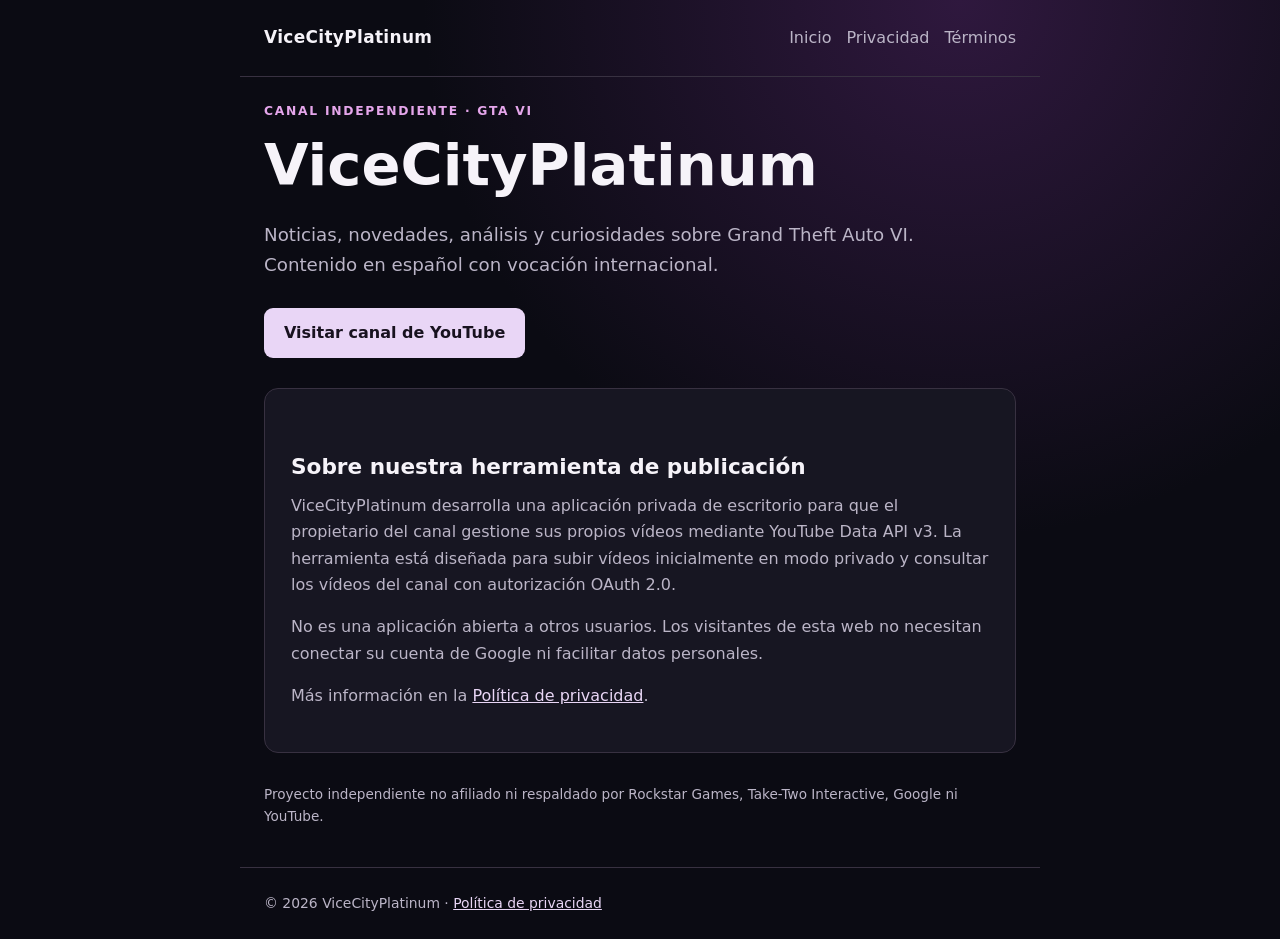
<file: index.html>
<!doctype html>
<html lang="es">
<head>
<meta charset="utf-8"><meta name="viewport" content="width=device-width,initial-scale=1">
<meta name="description" content="ViceCityPlatinum: canal independiente de noticias, novedades y contenido sobre GTA VI.">
<title>ViceCityPlatinum | Canal oficial</title>
<link rel="stylesheet" href="./styles.css">
</head>
<body>
<header class="wrap">
<a class="brand" href="./">ViceCityPlatinum</a>
<nav aria-label="Navegación"><a href="./">Inicio</a><a href="./privacidad.html">Privacidad</a><a href="./terminos.html">Términos</a></nav>
</header>
<main class="wrap">
<p class="eyebrow">Canal independiente · GTA VI</p>
<h1>ViceCityPlatinum</h1>
<p class="lead">Noticias, novedades, análisis y curiosidades sobre Grand Theft Auto VI. Contenido en español con vocación internacional.</p>
<a class="btn" href="https://www.youtube.com/@ViceCityPlatinum" target="_blank" rel="noopener noreferrer">Visitar canal de YouTube</a>
<section class="panel">
<h2>Sobre nuestra herramienta de publicación</h2>
<p>ViceCityPlatinum desarrolla una aplicación privada de escritorio para que el propietario del canal gestione sus propios vídeos mediante YouTube Data API v3. La herramienta está diseñada para subir vídeos inicialmente en modo privado y consultar los vídeos del canal con autorización OAuth 2.0.</p>
<p>No es una aplicación abierta a otros usuarios. Los visitantes de esta web no necesitan conectar su cuenta de Google ni facilitar datos personales.</p>
<p>Más información en la <a href="./privacidad.html">Política de privacidad</a>.</p>
</section>
<p class="disclaimer">Proyecto independiente no afiliado ni respaldado por Rockstar Games, Take-Two Interactive, Google ni YouTube.</p>
</main>
<footer class="wrap">© 2026 ViceCityPlatinum · <a href="./privacidad.html">Política de privacidad</a></footer>
</body></html>
</file>
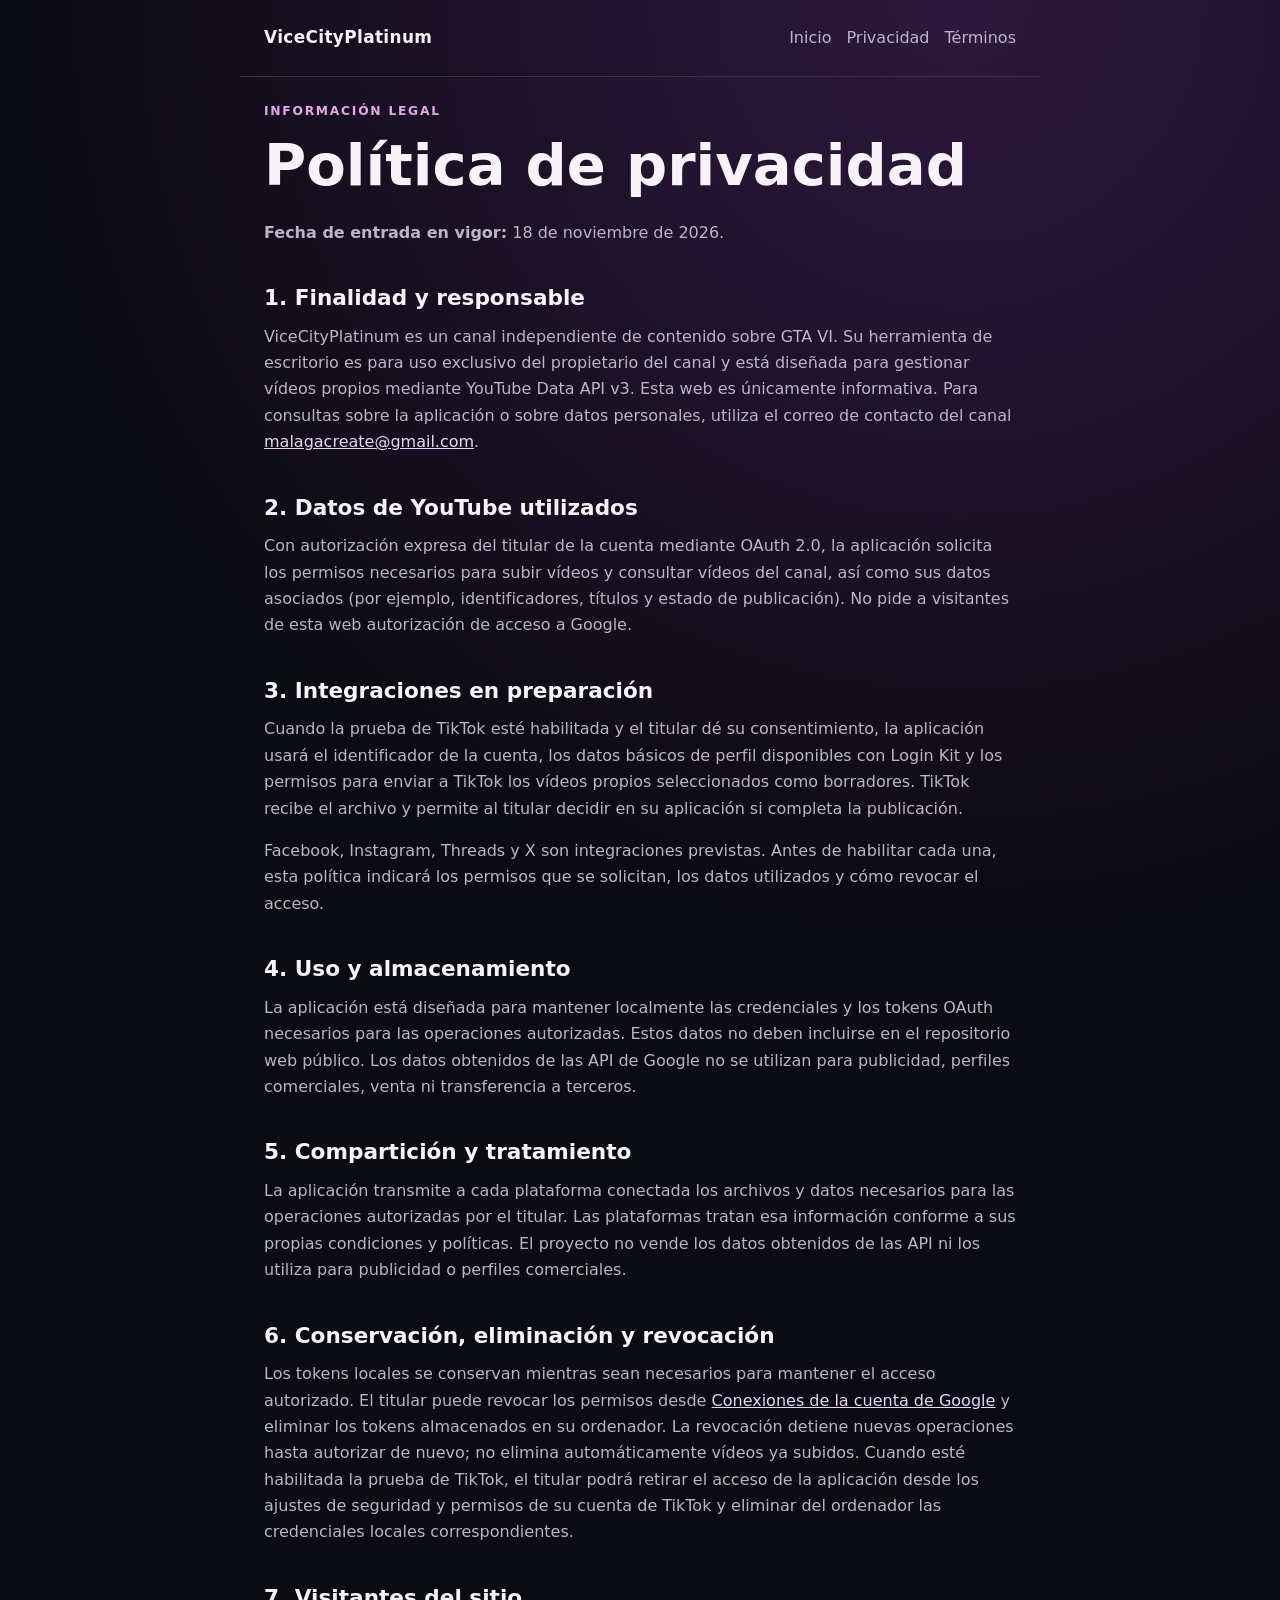
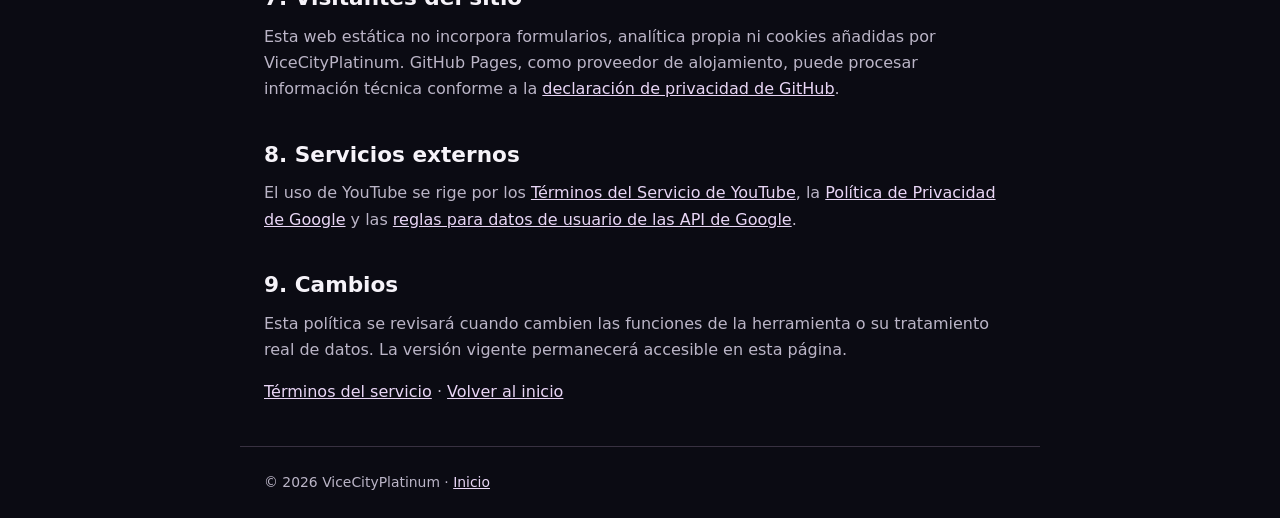
<file: privacidad.html>
<!doctype html>
<html lang="es">
<head>
<meta charset="utf-8">
<meta name="viewport" content="width=device-width,initial-scale=1">
<meta name="description" content="Política de privacidad de la herramienta ViceCityPlatinum.">
<title>Política de privacidad | ViceCityPlatinum</title>
<link rel="stylesheet" href="./styles.css">
</head>
<body>
<header class="wrap"><a class="brand" href="./">ViceCityPlatinum</a>
<nav aria-label="Navegación"><a href="./">Inicio</a><a href="./privacidad.html">Privacidad</a><a href="./terminos.html">Términos</a>
</nav>
</header>
<main class="wrap">
<p class="eyebrow">Información legal</p>
<h1>Política de privacidad</h1>
<p><strong>Fecha de entrada en vigor:</strong> 18 de noviembre de 2026.</p>
<h2>1. Finalidad y responsable</h2>
<p>ViceCityPlatinum es un canal independiente de contenido sobre GTA VI. Su herramienta de escritorio es para uso exclusivo del propietario del canal y está diseñada para gestionar vídeos propios mediante YouTube Data API v3. Esta web es únicamente informativa. Para consultas sobre la aplicación o sobre datos personales, utiliza el correo de contacto del canal <a href="mailto:malagacreate@gmail.com">malagacreate@gmail.com</a>.</p>
<h2>2. Datos de YouTube utilizados</h2>
<p>Con autorización expresa del titular de la cuenta mediante OAuth 2.0, la aplicación solicita los permisos necesarios para subir vídeos y consultar vídeos del canal, así como sus datos asociados (por ejemplo, identificadores, títulos y estado de publicación). No pide a visitantes de esta web autorización de acceso a Google.</p>
<h2>3. Integraciones en preparación</h2>
<p>Cuando la prueba de TikTok esté habilitada y el titular dé su consentimiento, la aplicación usará el identificador de la cuenta, los datos básicos de perfil disponibles con Login Kit y los permisos para enviar a TikTok los vídeos propios seleccionados como borradores. TikTok recibe el archivo y permite al titular decidir en su aplicación si completa la publicación.</p>
<p>Facebook, Instagram, Threads y X son integraciones previstas. Antes de habilitar cada una, esta política indicará los permisos que se solicitan, los datos utilizados y cómo revocar el acceso.</p>
<h2>4. Uso y almacenamiento</h2>
<p>La aplicación está diseñada para mantener localmente las credenciales y los tokens OAuth necesarios para las operaciones autorizadas. Estos datos no deben incluirse en el repositorio web público. Los datos obtenidos de las API de Google no se utilizan para publicidad, perfiles comerciales, venta ni transferencia a terceros.</p>
<h2>5. Compartición y tratamiento</h2>
<p>La aplicación transmite a cada plataforma conectada los archivos y datos necesarios para las operaciones autorizadas por el titular. Las plataformas tratan esa información conforme a sus propias condiciones y políticas. El proyecto no vende los datos obtenidos de las API ni los utiliza para publicidad o perfiles comerciales.</p>
<h2>6. Conservación, eliminación y revocación</h2>
<p>Los tokens locales se conservan mientras sean necesarios para mantener el acceso autorizado. El titular puede revocar los permisos desde <a href="https://myaccount.google.com/connections">Conexiones de la cuenta de Google</a> y eliminar los tokens almacenados en su ordenador. La revocación detiene nuevas operaciones hasta autorizar de nuevo; no elimina automáticamente vídeos ya subidos. Cuando esté habilitada la prueba de TikTok, el titular podrá retirar el acceso de la aplicación desde los ajustes de seguridad y permisos de su cuenta de TikTok y eliminar del ordenador las credenciales locales correspondientes.</p>
<h2>7. Visitantes del sitio</h2>
<p>Esta web estática no incorpora formularios, analítica propia ni cookies añadidas por ViceCityPlatinum. GitHub Pages, como proveedor de alojamiento, puede procesar información técnica conforme a la <a href="https://docs.github.com/es/site-policy/privacy-policies/github-general-privacy-statement">declaración de privacidad de GitHub</a>.</p>
<h2>8. Servicios externos</h2>
<p>El uso de YouTube se rige por los <a href="https://www.youtube.com/t/terms">Términos del Servicio de YouTube</a>, la <a href="https://policies.google.com/privacy">Política de Privacidad de Google</a> y las <a href="https://developers.google.com/terms/api-services-user-data-policy">reglas para datos de usuario de las API de Google</a>.</p>
<h2>9. Cambios</h2>
<p>Esta política se revisará cuando cambien las funciones de la herramienta o su tratamiento real de datos. La versión vigente permanecerá accesible en esta página.</p>
<p><a href="./terminos.html">Términos del servicio</a> · <a href="./">Volver al inicio</a>
</p>
</main>
<footer class="wrap">© 2026 ViceCityPlatinum · <a href="./">Inicio</a>
</footer>
</body>
</html>
</file>
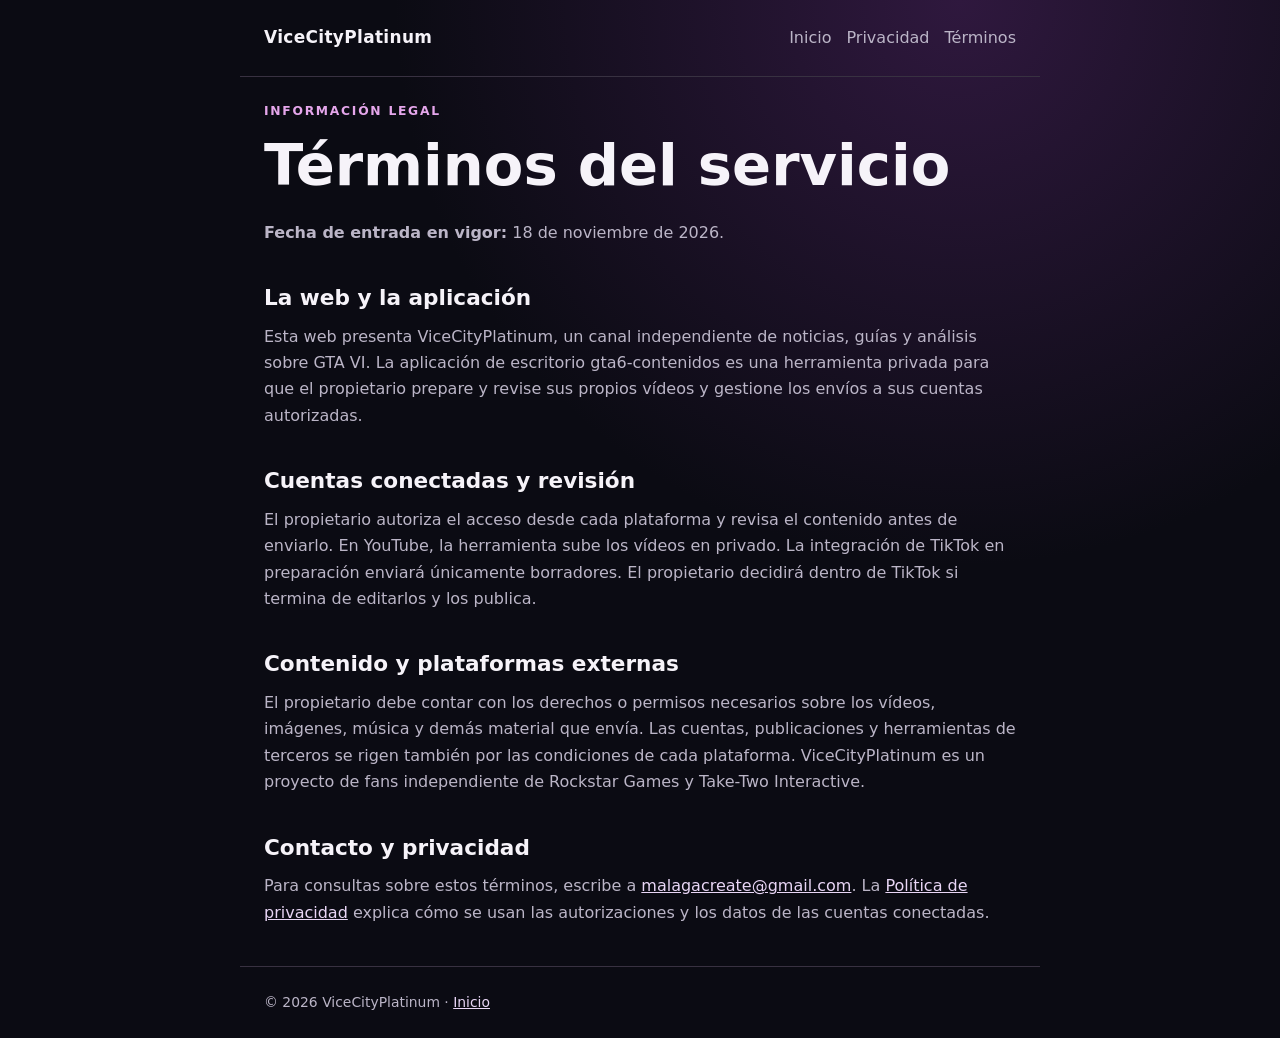
<file: terminos.html>
<!doctype html>
<html lang="es">
<head>
<meta charset="utf-8">
<meta name="viewport" content="width=device-width,initial-scale=1">
<title>Términos del servicio | ViceCityPlatinum</title>
<link rel="stylesheet" href="./styles.css">
</head>
<body>
<header class="wrap">
<a class="brand" href="./">ViceCityPlatinum</a>
<nav aria-label="Navegación"><a href="./">Inicio</a><a href="./privacidad.html">Privacidad</a><a href="./terminos.html">Términos</a></nav>
</header>
<main class="wrap">
<p class="eyebrow">Información legal</p>
<h1>Términos del servicio</h1>
<p><strong>Fecha de entrada en vigor:</strong> 18 de noviembre de 2026.</p>
<h2>La web y la aplicación</h2>
<p>Esta web presenta ViceCityPlatinum, un canal independiente de noticias, guías y análisis sobre GTA VI. La aplicación de escritorio gta6-contenidos es una herramienta privada para que el propietario prepare y revise sus propios vídeos y gestione los envíos a sus cuentas autorizadas.</p>
<h2>Cuentas conectadas y revisión</h2>
<p>El propietario autoriza el acceso desde cada plataforma y revisa el contenido antes de enviarlo. En YouTube, la herramienta sube los vídeos en privado. La integración de TikTok en preparación enviará únicamente borradores. El propietario decidirá dentro de TikTok si termina de editarlos y los publica.</p>
<h2>Contenido y plataformas externas</h2>
<p>El propietario debe contar con los derechos o permisos necesarios sobre los vídeos, imágenes, música y demás material que envía. Las cuentas, publicaciones y herramientas de terceros se rigen también por las condiciones de cada plataforma. ViceCityPlatinum es un proyecto de fans independiente de Rockstar Games y Take-Two Interactive.</p>
<h2>Contacto y privacidad</h2>
<p>Para consultas sobre estos términos, escribe a <a href="mailto:malagacreate@gmail.com">malagacreate@gmail.com</a>. La <a href="./privacidad.html">Política de privacidad</a> explica cómo se usan las autorizaciones y los datos de las cuentas conectadas.</p>
</main>
<footer class="wrap">© 2026 ViceCityPlatinum · <a href="./">Inicio</a></footer>
</body>
</html>
</file>
<file: styles.css>
:root{color-scheme:dark;--bg:#0b0b13;--panel:#171622;--text:#f6f3f9;--muted:#bbb5c7;--accent:#e9d6f6;--border:#383141}*{box-sizing:border-box}body{margin:0;background:radial-gradient(circle at 75% 0,#2f183e 0,transparent 40%),var(--bg);color:var(--text);font:16px/1.65 system-ui,-apple-system,Segoe UI,Arial,sans-serif}.wrap{max-width:800px;margin:0 auto;padding:24px}header{display:flex;justify-content:space-between;align-items:center;gap:20px;border-bottom:1px solid var(--border)}.brand{font-size:1.06rem;letter-spacing:.02em;font-weight:800;color:var(--text);text-decoration:none}nav{display:flex;flex-wrap:wrap;gap:15px}a{color:var(--accent)}nav a{text-decoration:none;color:var(--muted)}nav a:hover,a:hover{color:white}main{padding-top:75px;padding-bottom:80px}h1{font-size:clamp(2.2rem,6vw,3.6rem);line-height:1.1;margin:0 0 22px}h2{font-size:1.35rem;margin:34px 0 8px}p,li{color:var(--muted)}p{margin:0 0 16px}.eyebrow{color:#e5a6eb;font-weight:700;text-transform:uppercase;letter-spacing:.14em;font-size:.77rem;margin-bottom:13px}.lead{font-size:1.14rem;max-width:650px}.panel{border:1px solid var(--border);background:var(--panel);padding:26px;border-radius:14px;margin-top:30px}.btn{display:inline-block;padding:12px 20px;background:var(--accent);color:#18121f;text-decoration:none;font-weight:750;border-radius:9px;margin-top:12px}.btn:hover{background:white;color:#18121f}.disclaimer{margin-top:30px;font-size:.85rem}footer{border-top:1px solid var(--border);padding-top:22px;color:var(--muted);font-size:.87rem}small{color:var(--muted)}ul{padding-left:22px}@media(max-width:550px){header{align-items:flex-start;flex-direction:column}main{padding-top:48px}.panel{padding:20px}}
</file>
